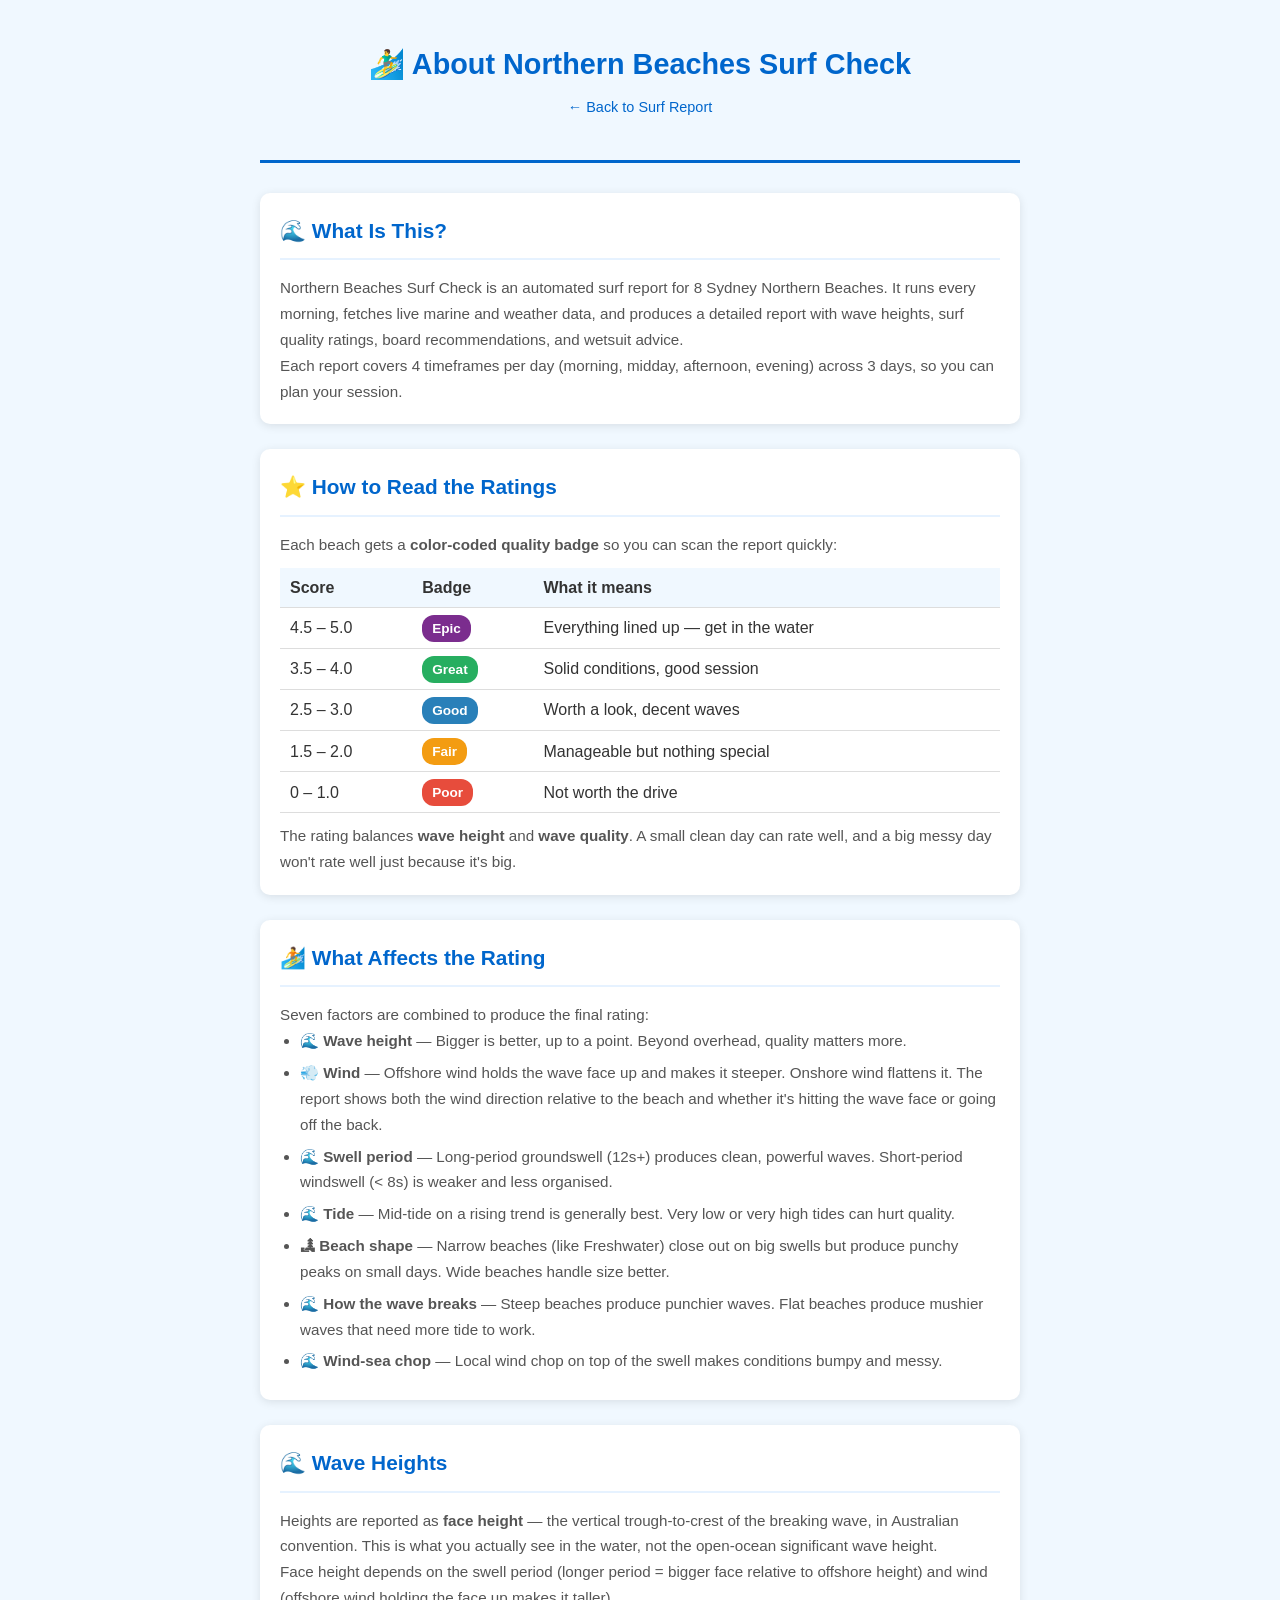
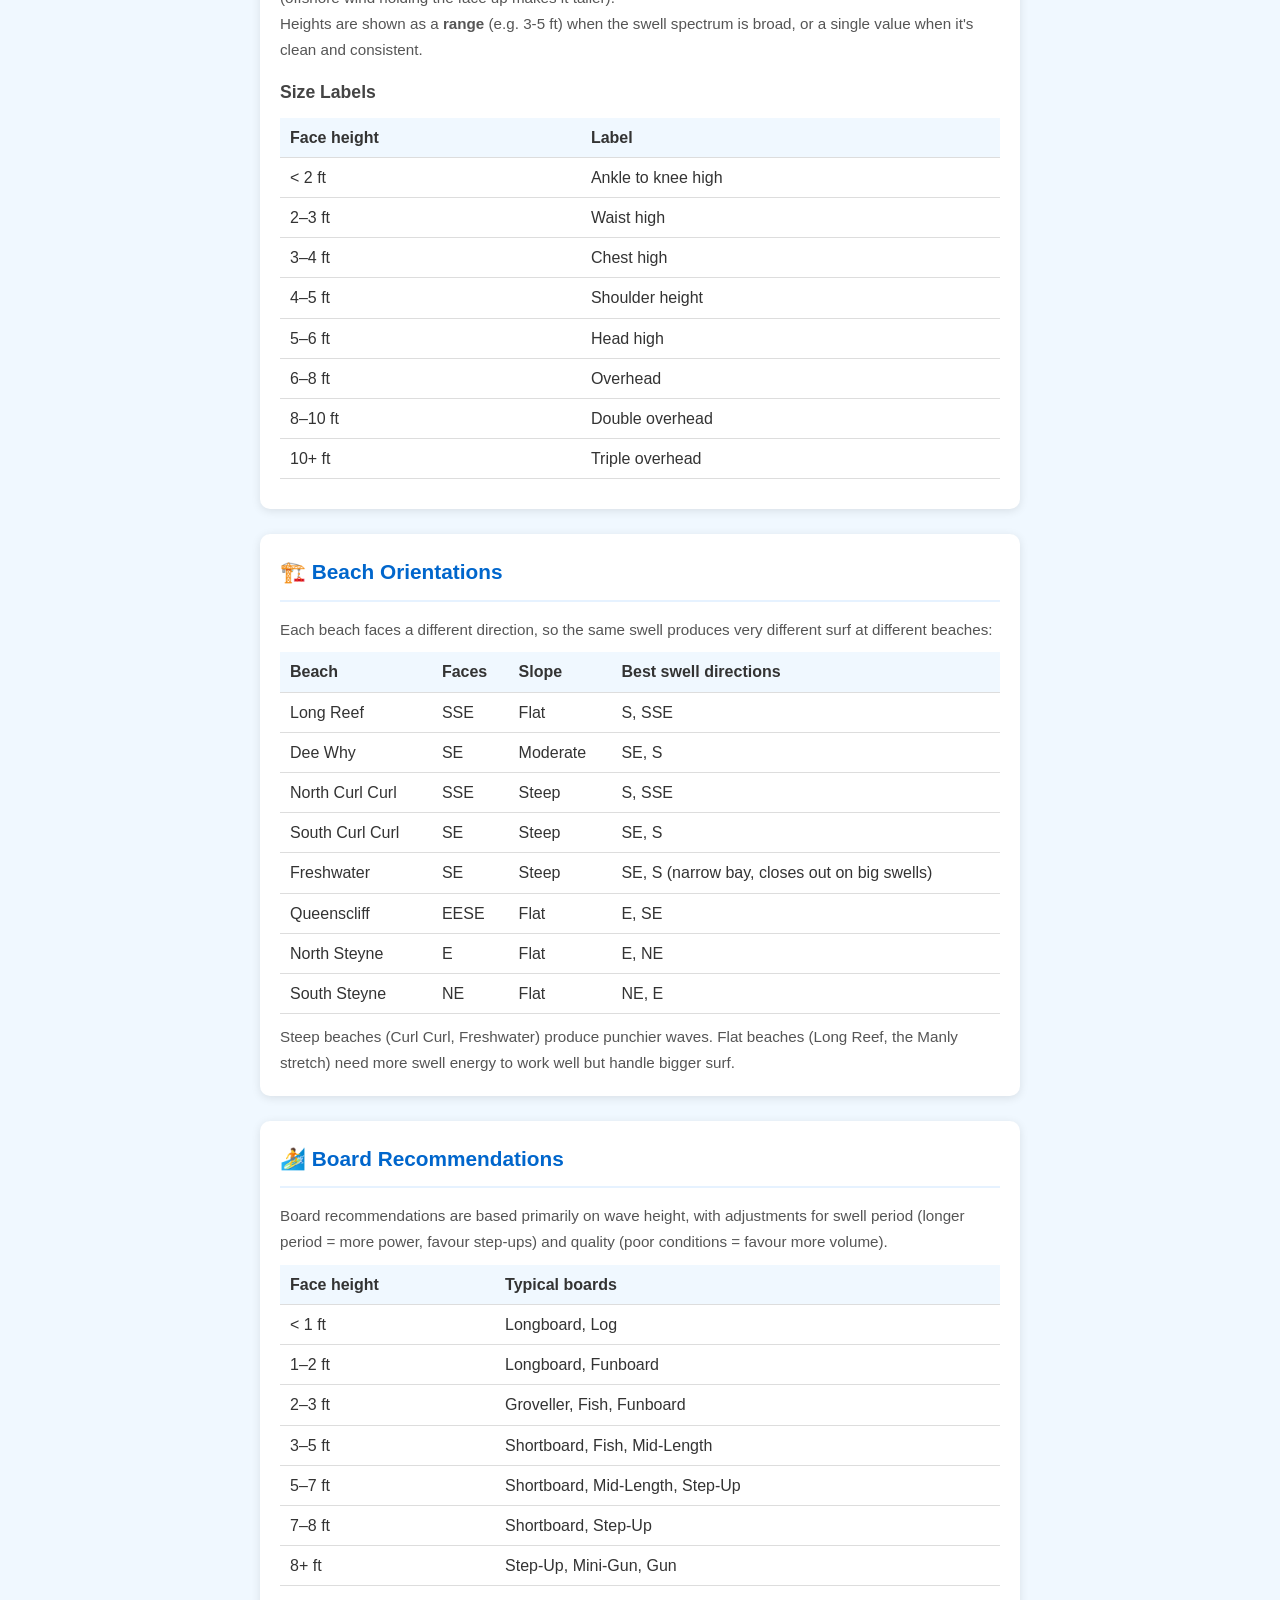
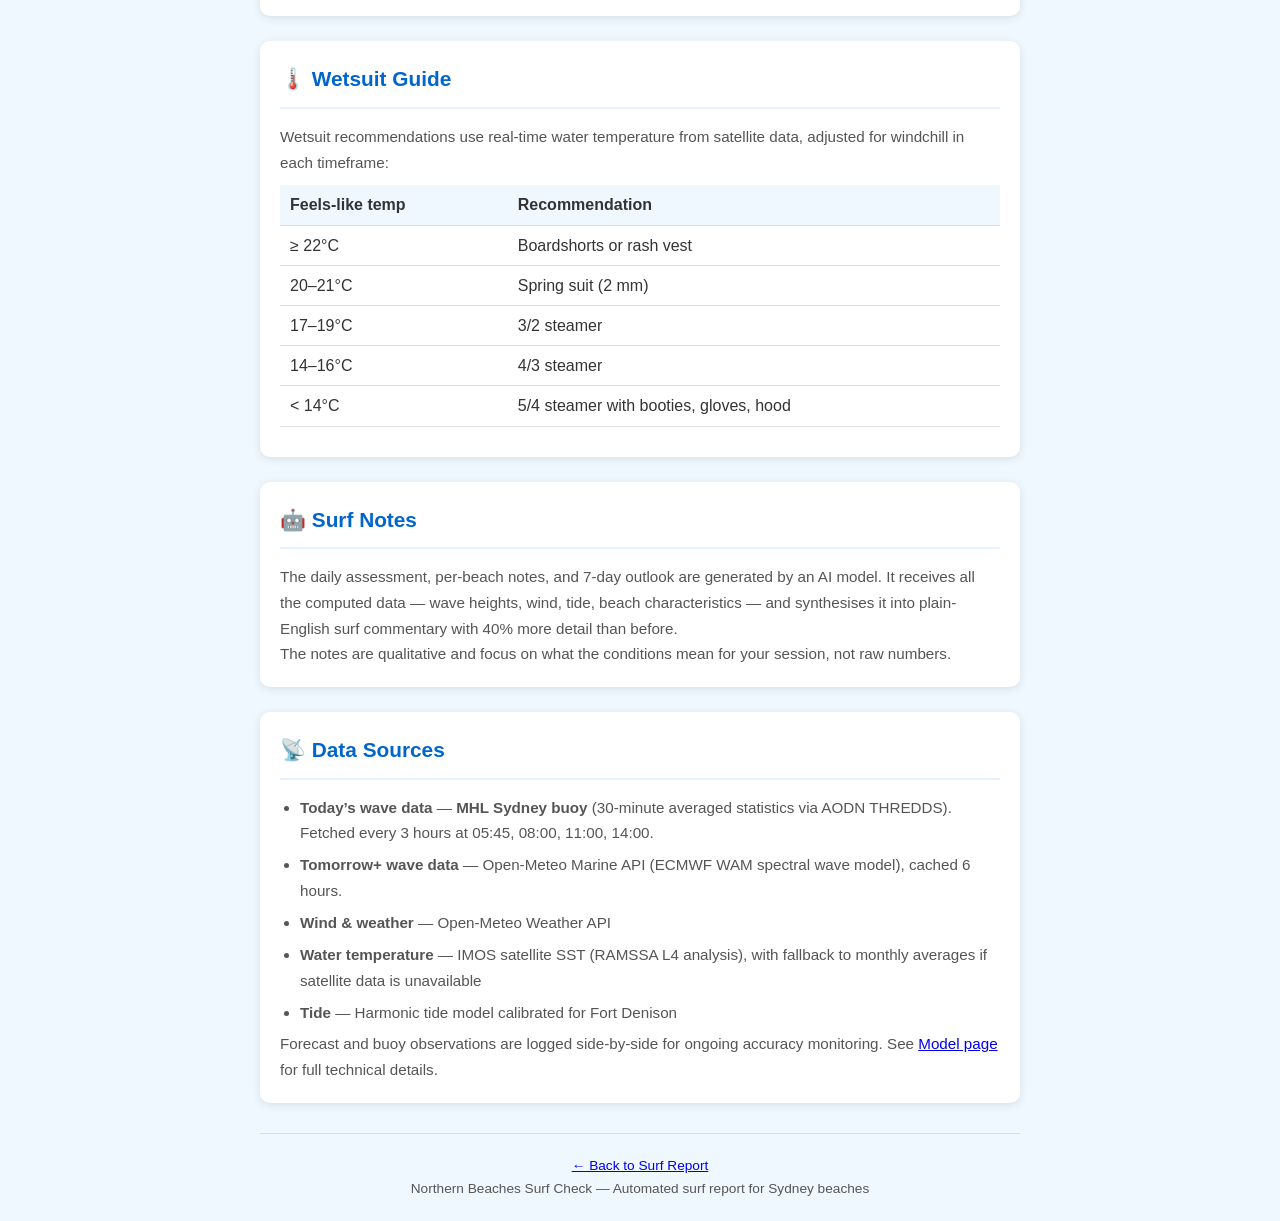
<file: about.html>
<!DOCTYPE html>
<html lang="en">
<head>
    <meta charset="UTF-8">
    <meta name="viewport" content="width=device-width, initial-scale=1.0">
    <title>About - Northern Beaches Surf Check</title>
    <style>
        * { margin: 0; padding: 0; box-sizing: border-box; }
        body {
            font-family: -apple-system, BlinkMacSystemFont, 'Segoe UI', Roboto, sans-serif;
            line-height: 1.7;
            color: #333;
            max-width: 800px;
            margin: 0 auto;
            padding: 20px;
            background-color: #f0f8ff;
        }
        header {
            text-align: center;
            padding: 20px 0;
            border-bottom: 3px solid #0066cc;
            margin-bottom: 30px;
        }
        h1 { color: #0066cc; font-size: 1.8em; margin-bottom: 5px; }
        .back-link { margin-bottom: 20px; }
        .back-link a { color: #0066cc; text-decoration: none; font-size: 0.95em; }
        .back-link a:hover { text-decoration: underline; }
        section {
            background: white;
            margin-bottom: 25px;
            padding: 20px;
            border-radius: 10px;
            box-shadow: 0 2px 10px rgba(0,0,0,0.1);
        }
        h2 {
            color: #0066cc;
            border-bottom: 2px solid #e6f2ff;
            padding-bottom: 10px;
            margin-bottom: 15px;
            font-size: 1.3em;
        }
        h3 {
            color: #444;
            margin-top: 15px;
            margin-bottom: 8px;
            font-size: 1.1em;
        }
        p, li { font-size: 0.95em; color: #555; }
        ul, ol { padding-left: 20px; }
        li { margin-bottom: 6px; }
        table { width: 100%; border-collapse: collapse; margin: 10px 0; }
        th, td { text-align: left; padding: 6px 10px; border-bottom: 1px solid #ddd; }
        th { background: #f0f8ff; font-weight: 600; }
        .footer {
            text-align: center;
            margin-top: 30px;
            padding-top: 20px;
            border-top: 1px solid #ddd;
            color: #666;
            font-size: 0.9em;
        }
        .badge { display: inline-block; padding: 2px 10px; border-radius: 12px; color: #fff; font-size: 0.85em; font-weight: 600; }
        @media (max-width: 600px) {
            h1 { font-size: 1.4em; }
            section { padding: 15px; }
        }
    </style>
</head>
<body>
    <header>
        <h1>&#x1F3C4;&#x200D;&#x2642;&#xFE0F; About Northern Beaches Surf Check</h1>
        <p class="back-link"><a href="./index.html">&larr; Back to Surf Report</a></p>
    </header>

    <section>
        <h2>&#x1F30A; What Is This?</h2>
        <p>Northern Beaches Surf Check is an automated surf report for 8 Sydney Northern Beaches. It runs every morning, fetches live marine and weather data, and produces a detailed report with wave heights, surf quality ratings, board recommendations, and wetsuit advice.</p>
        <p>Each report covers 4 timeframes per day (morning, midday, afternoon, evening) across 3 days, so you can plan your session.</p>
    </section>

    <section>
        <h2>&#x2B50; How to Read the Ratings</h2>
        <p>Each beach gets a <strong>color-coded quality badge</strong> so you can scan the report quickly:</p>
        <table>
            <tr><th>Score</th><th>Badge</th><th>What it means</th></tr>
            <tr><td>4.5 &ndash; 5.0</td><td><span class="badge" style="background:#7b2d8e;">Epic</span></td><td>Everything lined up &mdash; get in the water</td></tr>
            <tr><td>3.5 &ndash; 4.0</td><td><span class="badge" style="background:#27ae60;">Great</span></td><td>Solid conditions, good session</td></tr>
            <tr><td>2.5 &ndash; 3.0</td><td><span class="badge" style="background:#2980b9;">Good</span></td><td>Worth a look, decent waves</td></tr>
            <tr><td>1.5 &ndash; 2.0</td><td><span class="badge" style="background:#f39c12;">Fair</span></td><td>Manageable but nothing special</td></tr>
            <tr><td>0 &ndash; 1.0</td><td><span class="badge" style="background:#e74c3c;">Poor</span></td><td>Not worth the drive</td></tr>
        </table>
        <p>The rating balances <strong>wave height</strong> and <strong>wave quality</strong>. A small clean day can rate well, and a big messy day won't rate well just because it's big.</p>
    </section>

    <section>
        <h2>&#x1F3C4; What Affects the Rating</h2>
        <p>Seven factors are combined to produce the final rating:</p>
        <ul>
            <li><strong>&#x1F30A; Wave height</strong> &mdash; Bigger is better, up to a point. Beyond overhead, quality matters more.</li>
            <li><strong>&#x1F4A8; Wind</strong> &mdash; Offshore wind holds the wave face up and makes it steeper. Onshore wind flattens it. The report shows both the wind direction relative to the beach and whether it's hitting the wave face or going off the back.</li>
            <li><strong>&#x1F30A; Swell period</strong> &mdash; Long-period groundswell (12s+) produces clean, powerful waves. Short-period windswell (&lt; 8s) is weaker and less organised.</li>
            <li><strong>&#x1F30A; Tide</strong> &mdash; Mid-tide on a rising trend is generally best. Very low or very high tides can hurt quality.</li>
            <li><strong>&#x1F3DE; Beach shape</strong> &mdash; Narrow beaches (like Freshwater) close out on big swells but produce punchy peaks on small days. Wide beaches handle size better.</li>
            <li><strong>&#x1F30A; How the wave breaks</strong> &mdash; Steep beaches produce punchier waves. Flat beaches produce mushier waves that need more tide to work.</li>
            <li><strong>&#x1F30A; Wind-sea chop</strong> &mdash; Local wind chop on top of the swell makes conditions bumpy and messy.</li>
        </ul>
    </section>

    <section>
        <h2>&#x1F30A; Wave Heights</h2>
        <p>Heights are reported as <strong>face height</strong> &mdash; the vertical trough-to-crest of the breaking wave, in Australian convention. This is what you actually see in the water, not the open-ocean significant wave height.</p>
        <p>Face height depends on the swell period (longer period = bigger face relative to offshore height) and wind (offshore wind holding the face up makes it taller).</p>
        <p>Heights are shown as a <strong>range</strong> (e.g. 3-5 ft) when the swell spectrum is broad, or a single value when it's clean and consistent.</p>

        <h3>Size Labels</h3>
        <table>
            <tr><th>Face height</th><th>Label</th></tr>
            <tr><td>&lt; 2 ft</td><td>Ankle to knee high</td></tr>
            <tr><td>2&ndash;3 ft</td><td>Waist high</td></tr>
            <tr><td>3&ndash;4 ft</td><td>Chest high</td></tr>
            <tr><td>4&ndash;5 ft</td><td>Shoulder height</td></tr>
            <tr><td>5&ndash;6 ft</td><td>Head high</td></tr>
            <tr><td>6&ndash;8 ft</td><td>Overhead</td></tr>
            <tr><td>8&ndash;10 ft</td><td>Double overhead</td></tr>
            <tr><td>10+ ft</td><td>Triple overhead</td></tr>
        </table>
    </section>

    <section>
        <h2>&#x1F3D7;&#xFE0F; Beach Orientations</h2>
        <p>Each beach faces a different direction, so the same swell produces very different surf at different beaches:</p>
        <table>
            <tr><th>Beach</th><th>Faces</th><th>Slope</th><th>Best swell directions</th></tr>
            <tr><td>Long Reef</td><td>SSE</td><td>Flat</td><td>S, SSE</td></tr>
            <tr><td>Dee Why</td><td>SE</td><td>Moderate</td><td>SE, S</td></tr>
            <tr><td>North Curl Curl</td><td>SSE</td><td>Steep</td><td>S, SSE</td></tr>
            <tr><td>South Curl Curl</td><td>SE</td><td>Steep</td><td>SE, S</td></tr>
            <tr><td>Freshwater</td><td>SE</td><td>Steep</td><td>SE, S (narrow bay, closes out on big swells)</td></tr>
            <tr><td>Queenscliff</td><td>EESE</td><td>Flat</td><td>E, SE</td></tr>
            <tr><td>North Steyne</td><td>E</td><td>Flat</td><td>E, NE</td></tr>
            <tr><td>South Steyne</td><td>NE</td><td>Flat</td><td>NE, E</td></tr>
        </table>
        <p>Steep beaches (Curl Curl, Freshwater) produce punchier waves. Flat beaches (Long Reef, the Manly stretch) need more swell energy to work well but handle bigger surf.</p>
    </section>

    <section>
        <h2>&#x1F3C4; Board Recommendations</h2>
        <p>Board recommendations are based primarily on wave height, with adjustments for swell period (longer period = more power, favour step-ups) and quality (poor conditions = favour more volume).</p>
        <table>
            <tr><th>Face height</th><th>Typical boards</th></tr>
            <tr><td>&lt; 1 ft</td><td>Longboard, Log</td></tr>
            <tr><td>1&ndash;2 ft</td><td>Longboard, Funboard</td></tr>
            <tr><td>2&ndash;3 ft</td><td>Groveller, Fish, Funboard</td></tr>
            <tr><td>3&ndash;5 ft</td><td>Shortboard, Fish, Mid-Length</td></tr>
            <tr><td>5&ndash;7 ft</td><td>Shortboard, Mid-Length, Step-Up</td></tr>
            <tr><td>7&ndash;8 ft</td><td>Shortboard, Step-Up</td></tr>
            <tr><td>8+ ft</td><td>Step-Up, Mini-Gun, Gun</td></tr>
        </table>
    </section>

    <section>
        <h2>&#x1F321;&#xFE0F; Wetsuit Guide</h2>
        <p>Wetsuit recommendations use real-time water temperature from satellite data, adjusted for windchill in each timeframe:</p>
        <table>
            <tr><th>Feels-like temp</th><th>Recommendation</th></tr>
            <tr><td>&ge; 22&deg;C</td><td>Boardshorts or rash vest</td></tr>
            <tr><td>20&ndash;21&deg;C</td><td>Spring suit (2 mm)</td></tr>
            <tr><td>17&ndash;19&deg;C</td><td>3/2 steamer</td></tr>
            <tr><td>14&ndash;16&deg;C</td><td>4/3 steamer</td></tr>
            <tr><td>&lt; 14&deg;C</td><td>5/4 steamer with booties, gloves, hood</td></tr>
        </table>
    </section>

    <section>
        <h2>&#x1F916; Surf Notes</h2>
        <p>The daily assessment, per-beach notes, and 7-day outlook are generated by an AI model. It receives all the computed data &mdash; wave heights, wind, tide, beach characteristics &mdash; and synthesises it into plain-English surf commentary with 40% more detail than before.</p>
        <p>The notes are qualitative and focus on what the conditions mean for your session, not raw numbers.</p>
    </section>

    <section>
        <h2>&#x1F4E1; Data Sources</h2>
        <ul>
            <li><strong>Today&rsquo;s wave data</strong> &mdash; <strong>MHL Sydney buoy</strong> (30-minute averaged statistics via AODN THREDDS). Fetched every 3 hours at 05:45, 08:00, 11:00, 14:00.</li>
            <li><strong>Tomorrow+ wave data</strong> &mdash; Open-Meteo Marine API (ECMWF WAM spectral wave model), cached 6 hours.</li>
            <li><strong>Wind & weather</strong> &mdash; Open-Meteo Weather API</li>
            <li><strong>Water temperature</strong> &mdash; IMOS satellite SST (RAMSSA L4 analysis), with fallback to monthly averages if satellite data is unavailable</li>
            <li><strong>Tide</strong> &mdash; Harmonic tide model calibrated for Fort Denison</li>
        </ul>
        <p>Forecast and buoy observations are logged side-by-side for ongoing accuracy monitoring. See <a href="./model.html">Model page</a> for full technical details.</p>
    </section>

    <div class="footer">
        <p><a href="./index.html">&larr; Back to Surf Report</a></p>
        <p>Northern Beaches Surf Check &mdash; Automated surf report for Sydney beaches</p>
    </div>
</body>
</html>
</file>
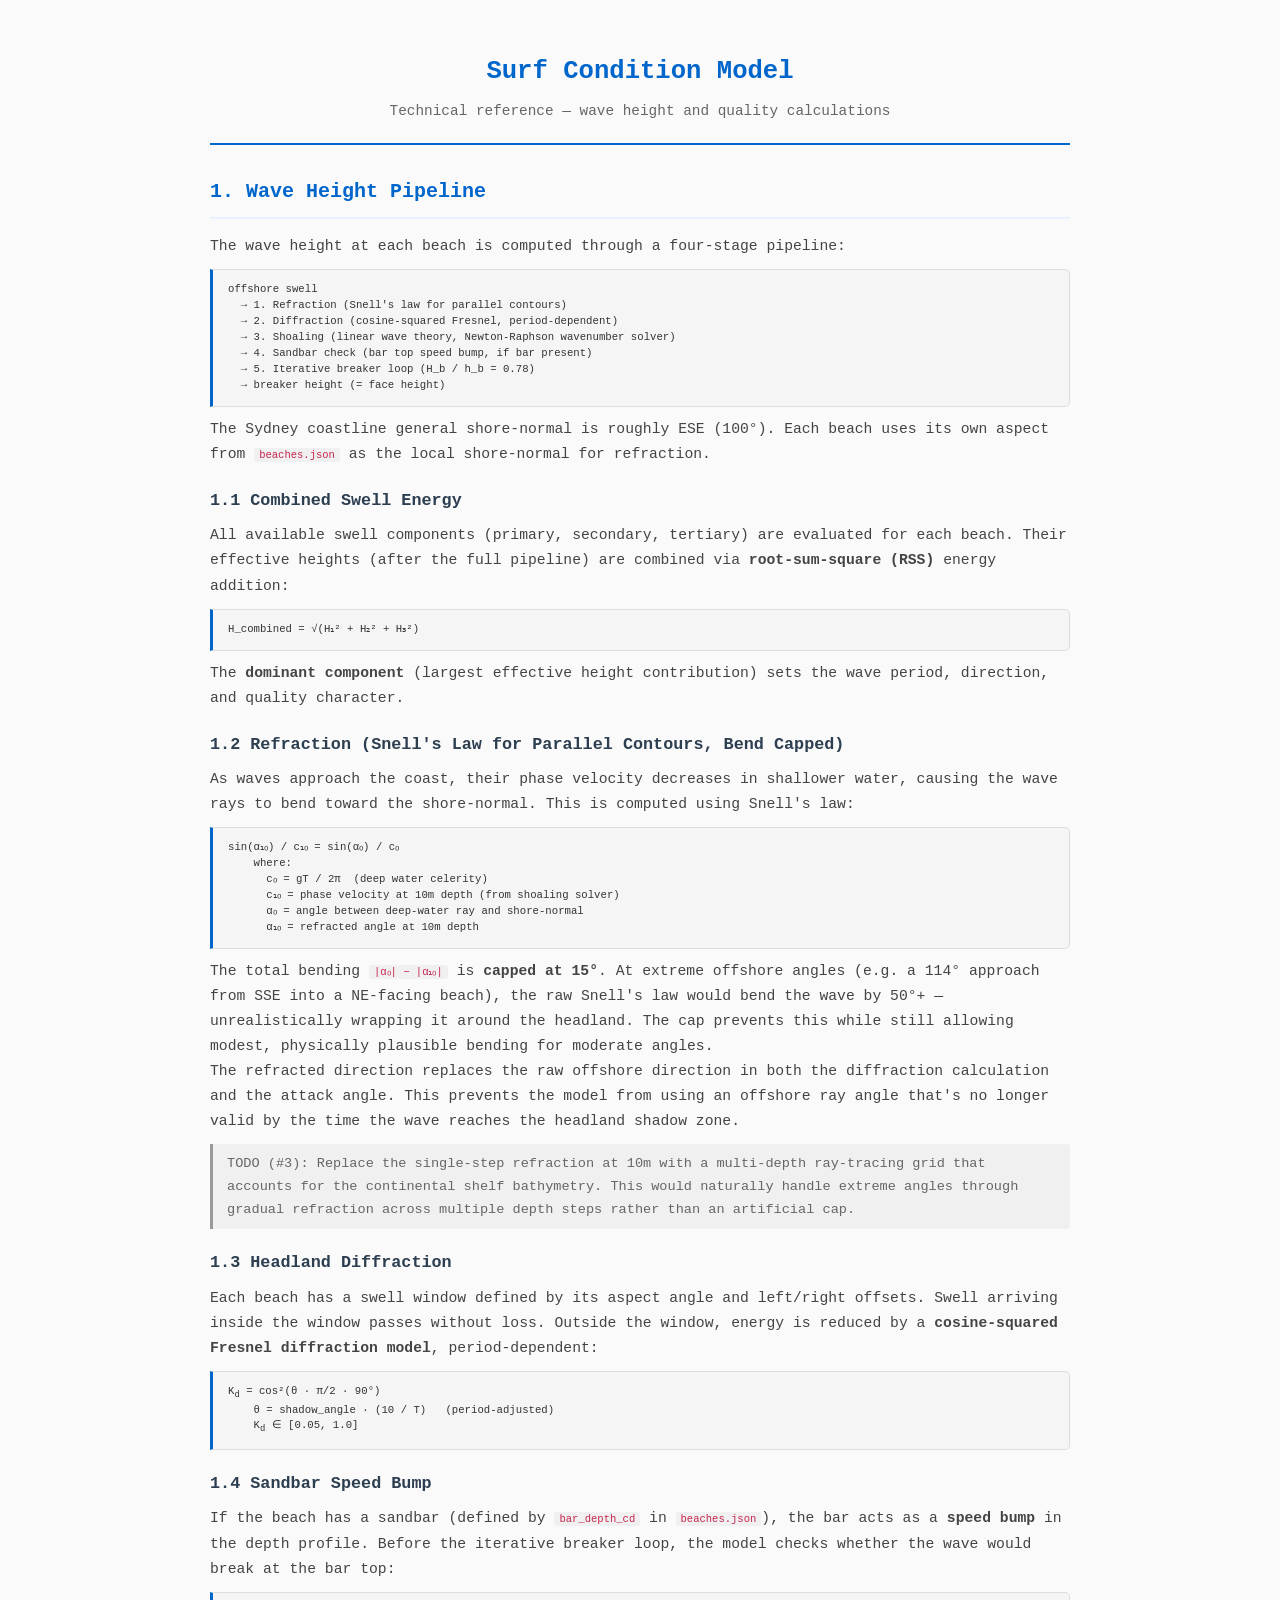
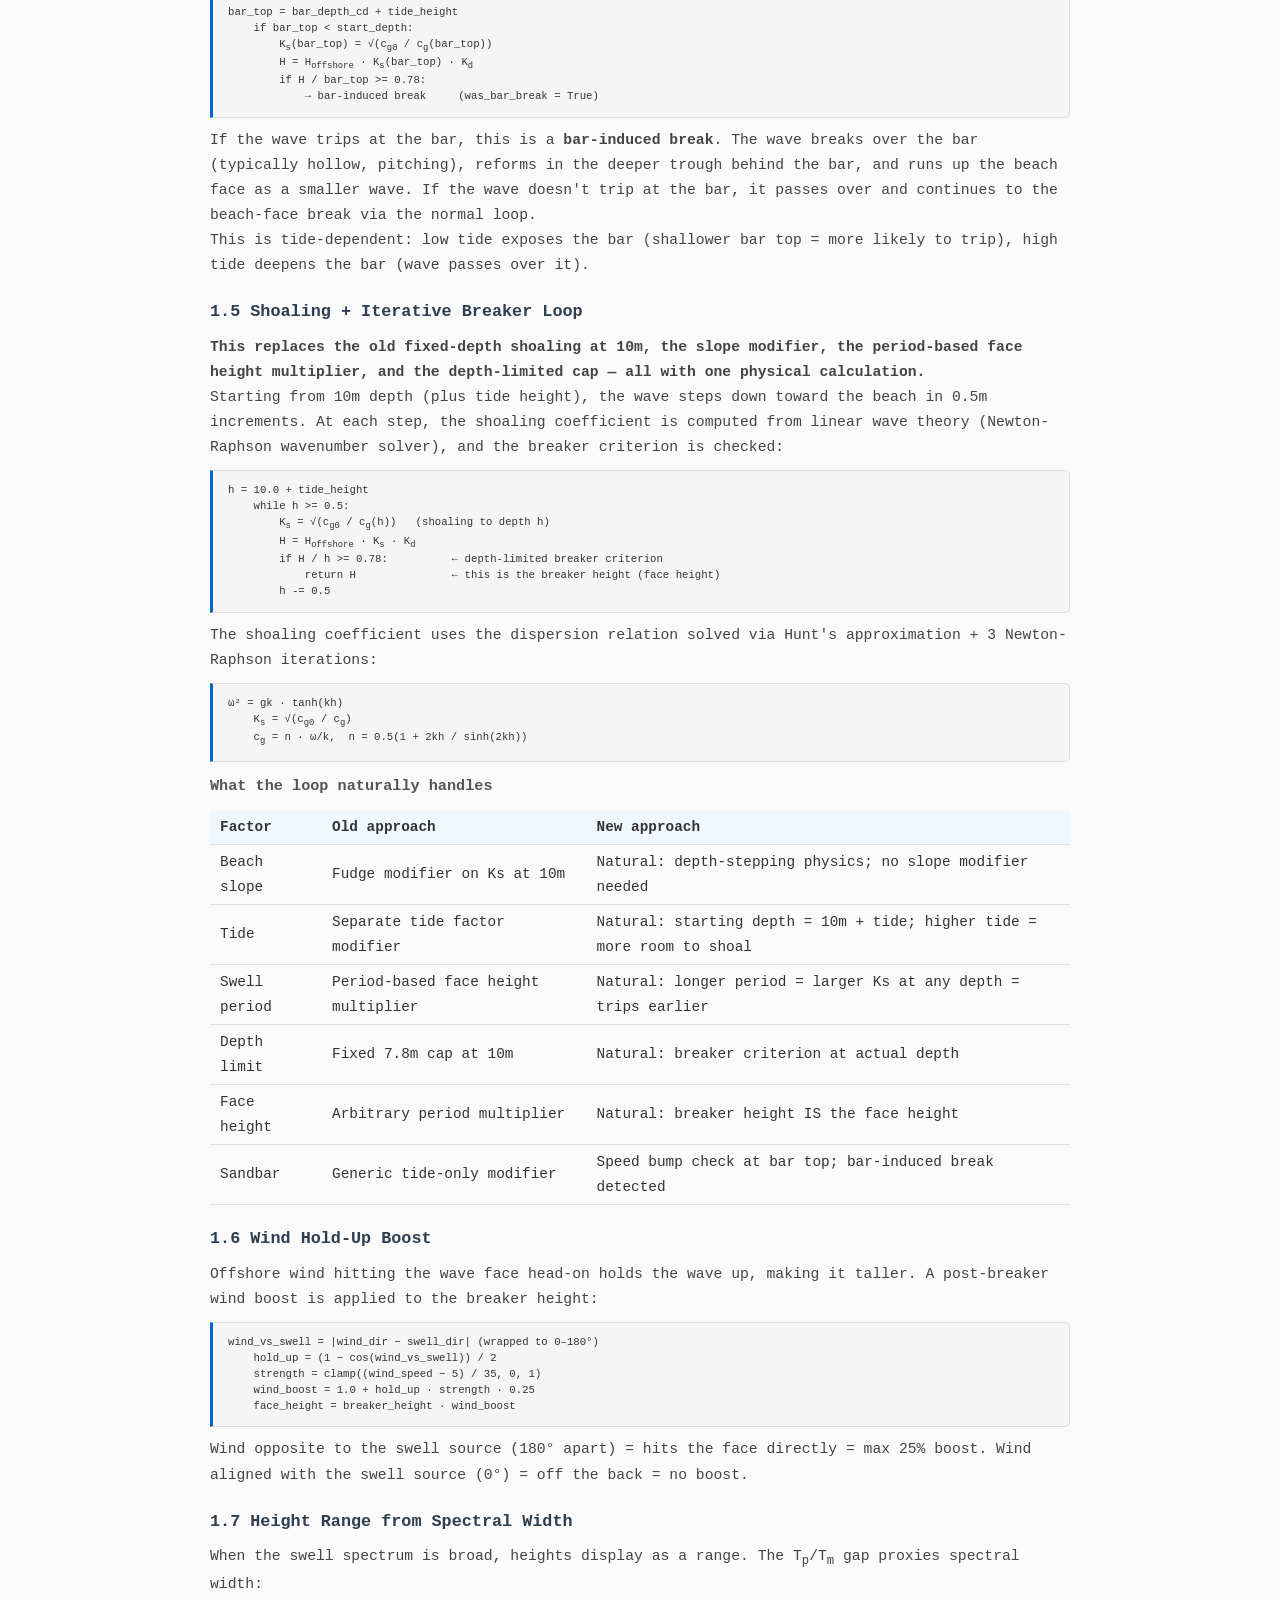
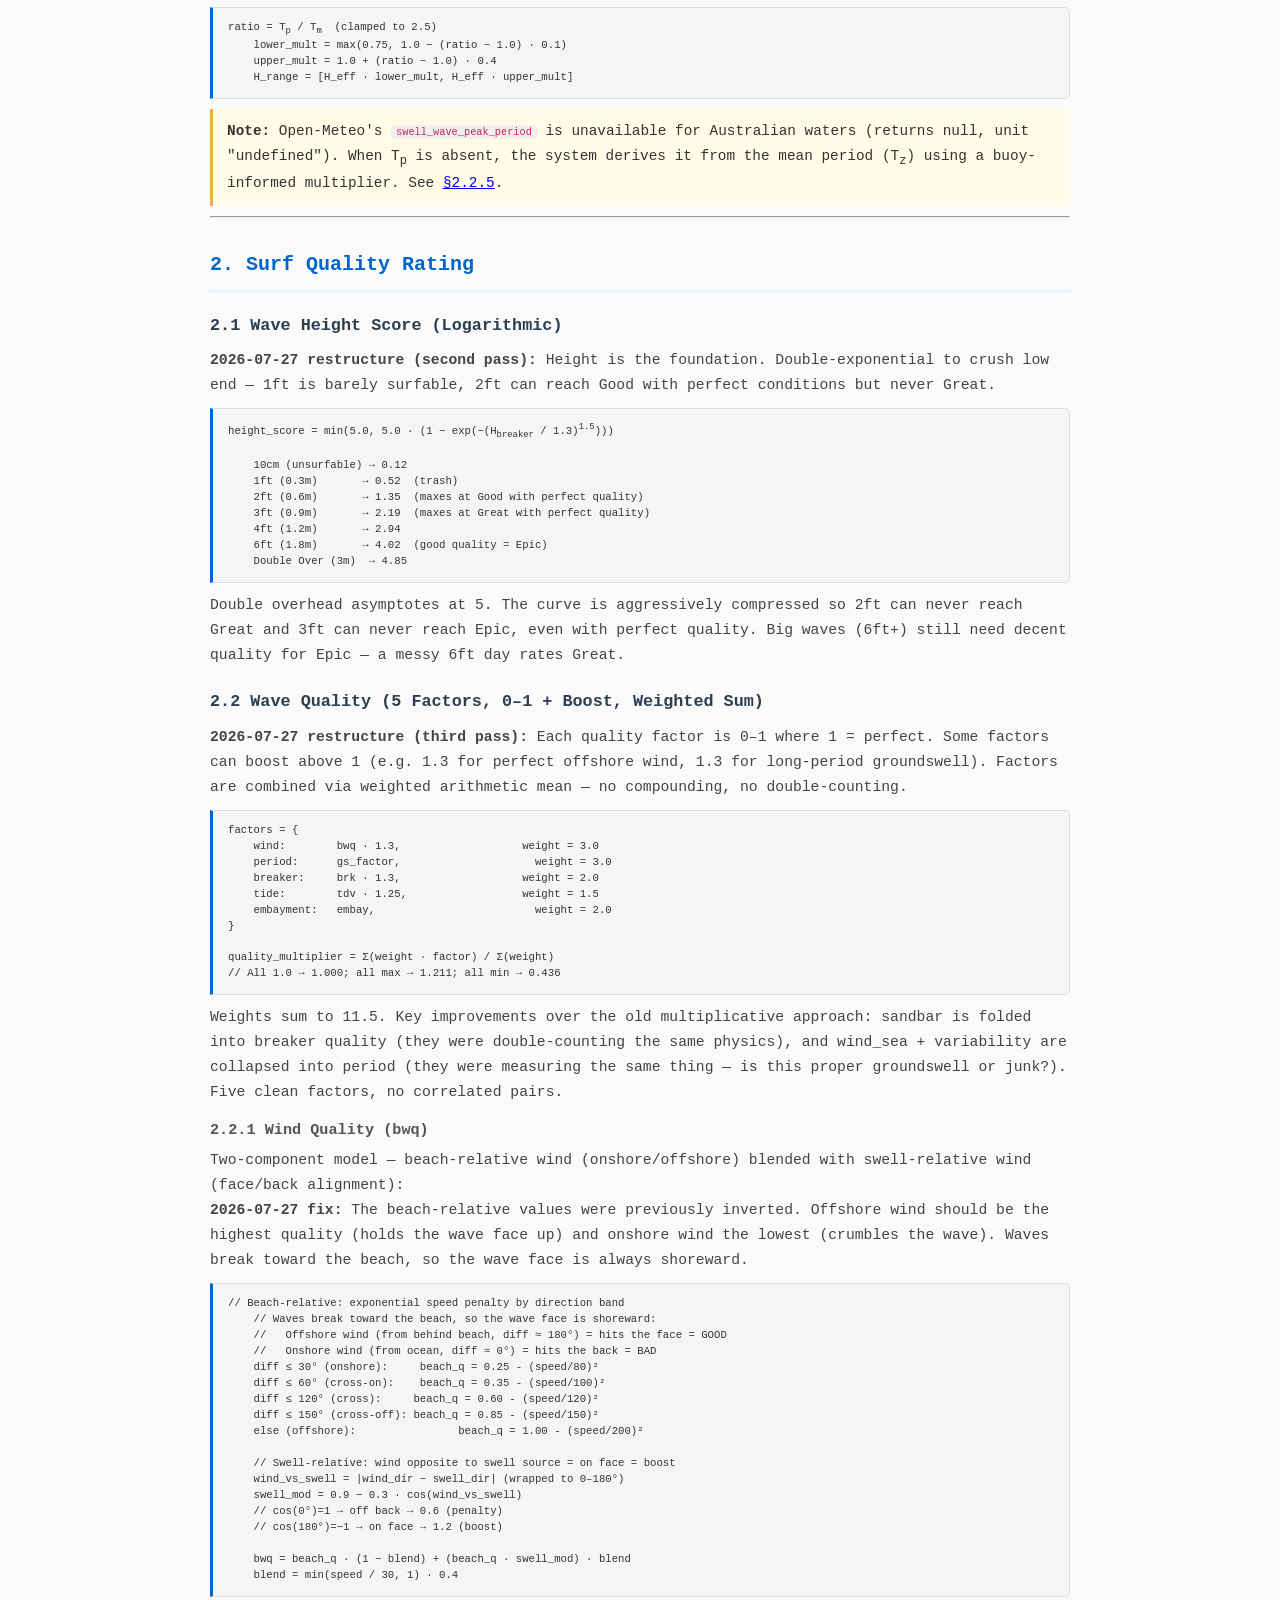
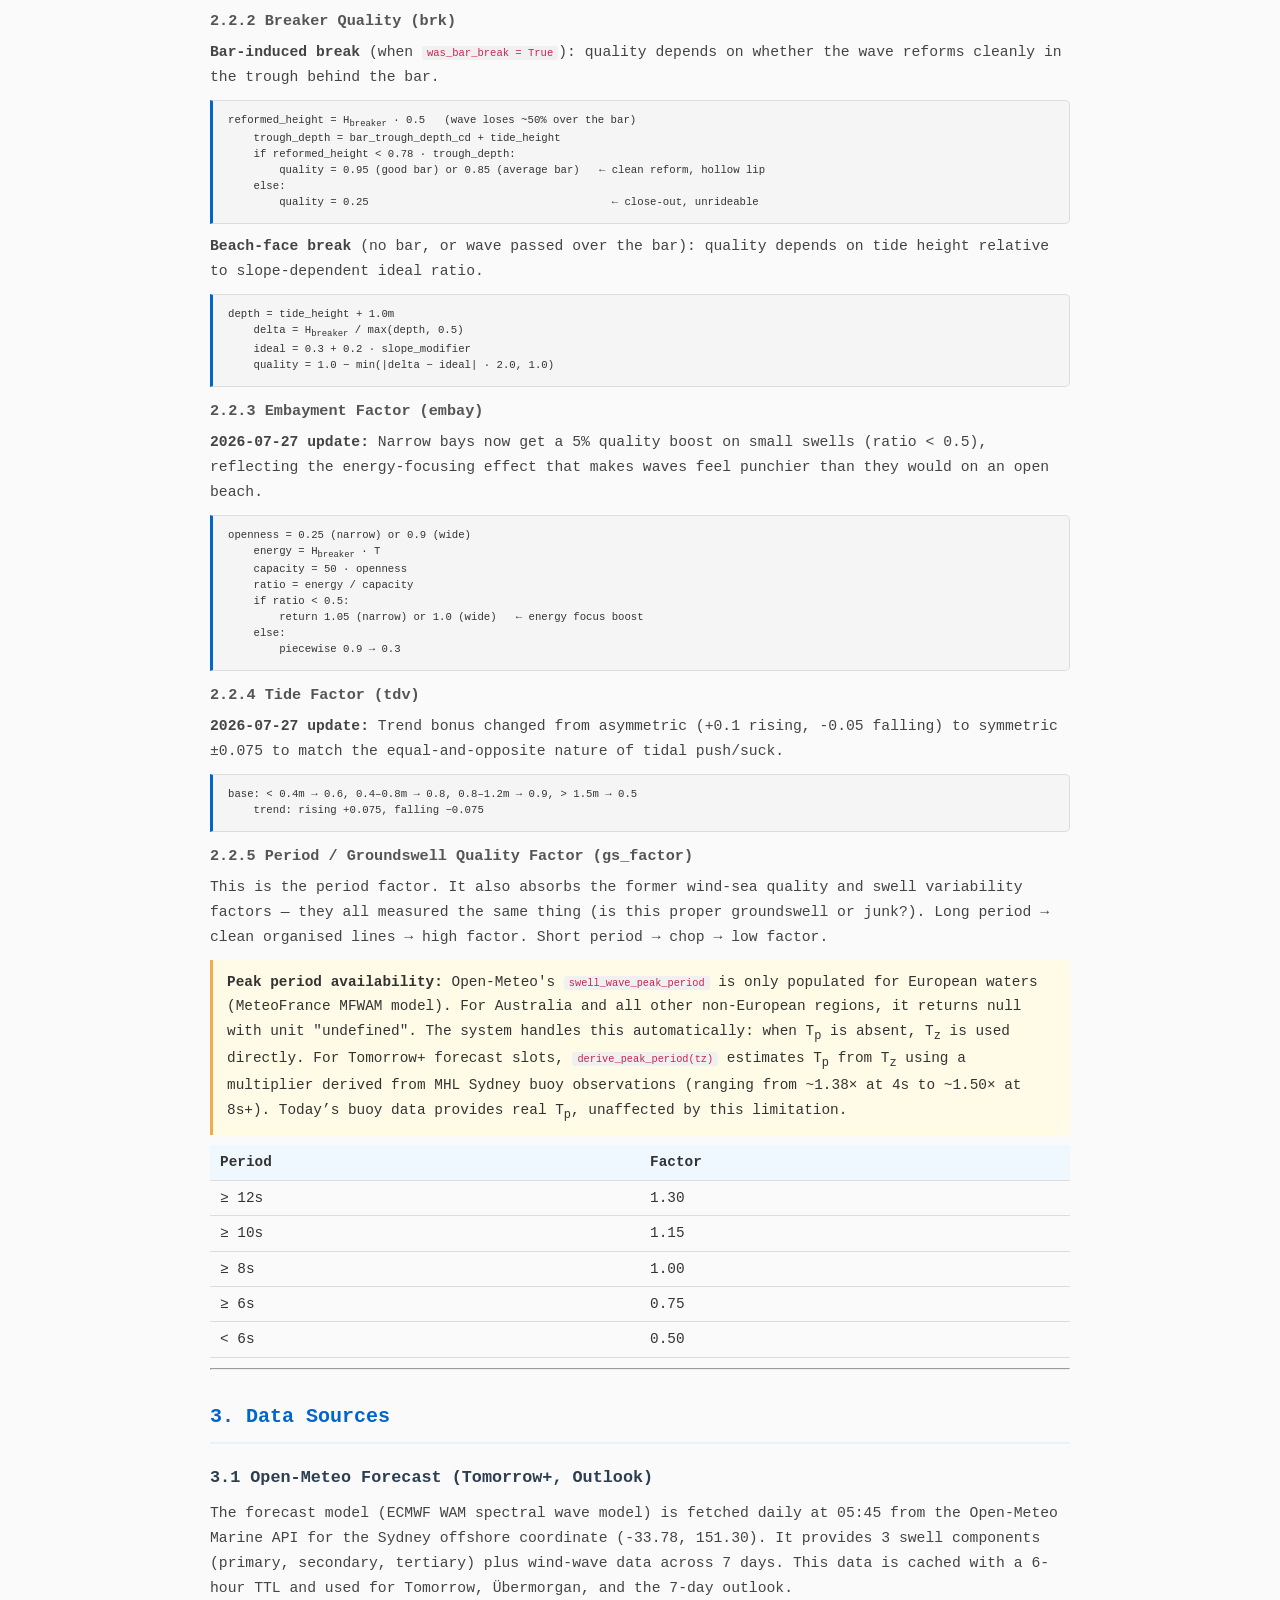
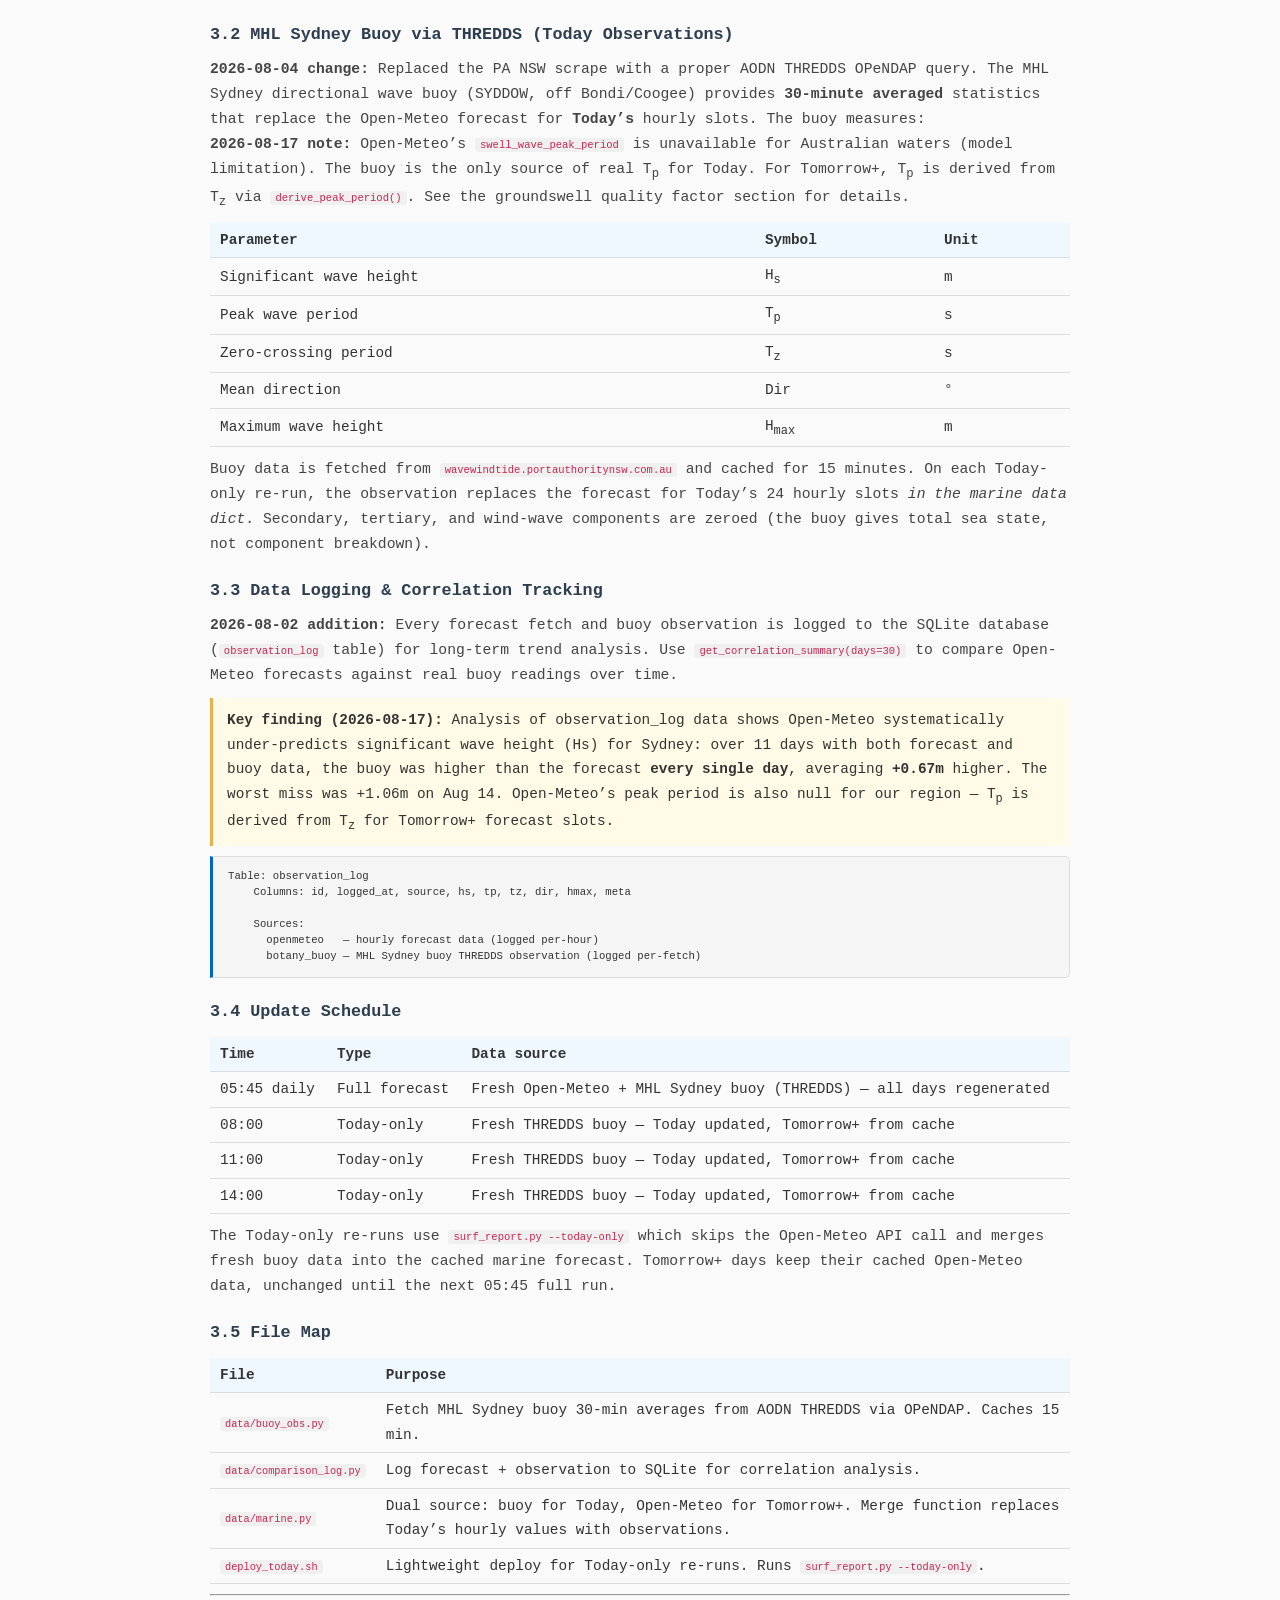
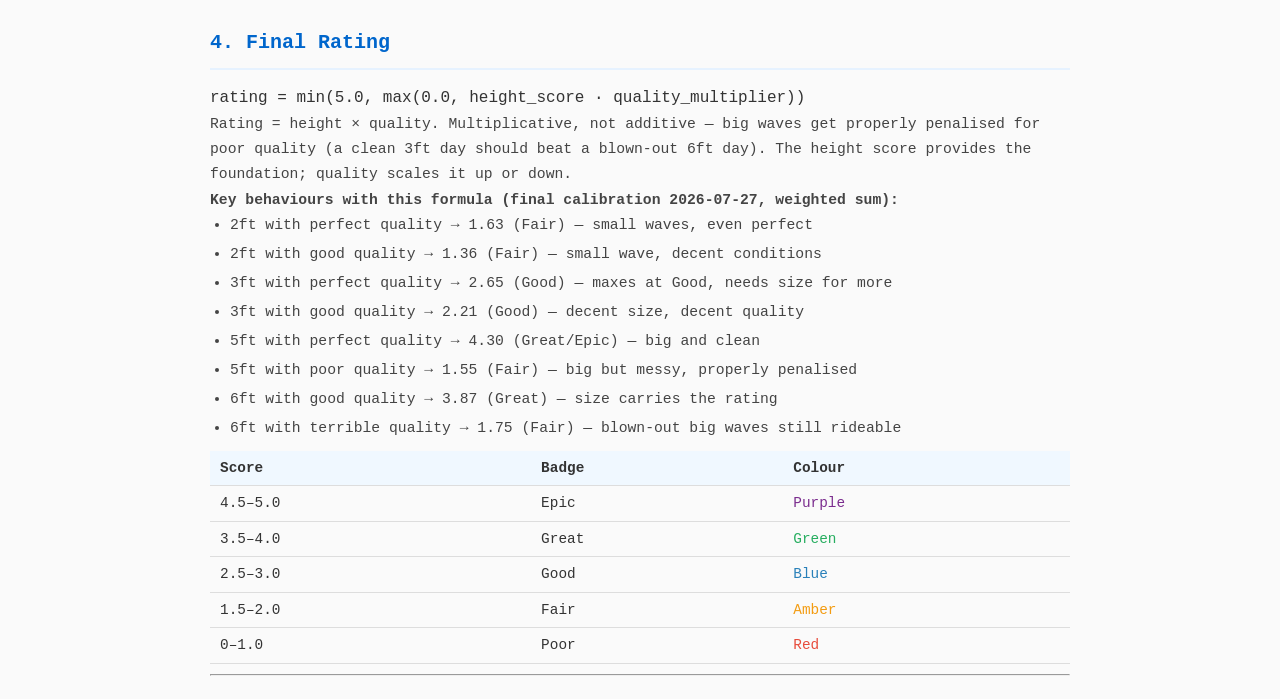
<file: model.html>
<!DOCTYPE html>
<html lang="en">
<head>
    <meta charset="UTF-8">
    <meta name="viewport" content="width=device-width, initial-scale=1.0">
    <title>Surf Model — Northern Beaches Surf Check</title>
    <style>
        * { margin: 0; padding: 0; box-sizing: border-box; }
        body {
            font-family: -apple-system, BlinkMacSystemFont, 'Segoe UI', Roboto, 'SF Mono', Consolas, monospace;
            line-height: 1.7;
            color: #333;
            max-width: 900px;
            margin: 0 auto;
            padding: 20px;
            background: #fafafa;
        }
        header { text-align: center; padding: 30px 0 20px; border-bottom: 2px solid #0066cc; margin-bottom: 30px; }
        h1 { color: #0066cc; font-size: 1.6em; }
        .subtitle { color: #666; font-size: 0.9em; margin-top: 5px; }
        h2 { color: #0066cc; border-bottom: 2px solid #e6f2ff; padding-bottom: 8px; margin: 30px 0 15px; font-size: 1.25em; }
        h3 { color: #2c3e50; margin: 20px 0 8px; font-size: 1.05em; }
        h4 { color: #555; margin: 12px 0 5px; font-size: 0.95em; }
        p, li { font-size: 0.92em; color: #444; }
        ul, ol { padding-left: 20px; }
        li { margin-bottom: 4px; }
        code { background: #f0f0f0; padding: 1px 5px; border-radius: 3px; font-size: 0.88em; color: #c7254e; }
        pre {
            background: #f5f5f5; border: 1px solid #ddd; border-left: 3px solid #0066cc;
            padding: 12px 15px; border-radius: 0 5px 5px 0; overflow-x: auto;
            font-size: 0.82em; line-height: 1.5; margin: 10px 0;
        }
        table { width: 100%; border-collapse: collapse; margin: 10px 0; font-size: 0.9em; }
        th, td { text-align: left; padding: 5px 10px; border-bottom: 1px solid #ddd; }
        th { background: #f0f8ff; font-weight: 600; }
        .note { background: #fffbe6; border-left: 3px solid #f0ad4e; padding: 10px 14px; margin: 10px 0; border-radius: 0 4px 4px 0; font-size: 0.9em; }
        .todo-box { background: #f0f0f0; border-left: 3px solid #999; padding: 8px 14px; margin: 10px 0; border-radius: 0 4px 4px 0; font-size: 0.85em; color: #666; }
        @media (max-width: 600px) { h1 { font-size: 1.3em; } body { padding: 12px; } }
    </style>
</head>
<body>
    <header>
        <h1>Surf Condition Model</h1>
        <p class="subtitle">Technical reference &mdash; wave height and quality calculations</p>
    </header>

    <h2>1. Wave Height Pipeline</h2>
    <p>The wave height at each beach is computed through a four-stage pipeline:</p>
    <pre>offshore swell
  &rarr; 1. Refraction (Snell's law for parallel contours)
  &rarr; 2. Diffraction (cosine-squared Fresnel, period-dependent)
  &rarr; 3. Shoaling (linear wave theory, Newton-Raphson wavenumber solver)
  &rarr; 4. Sandbar check (bar top speed bump, if bar present)
  &rarr; 5. Iterative breaker loop (H_b / h_b = 0.78)
  &rarr; breaker height (= face height)</pre>
    <p>The Sydney coastline general shore-normal is roughly ESE (100&deg;). Each beach uses its own aspect from <code>beaches.json</code> as the local shore-normal for refraction.</p>

    <h3>1.1 Combined Swell Energy</h3>
    <p>All available swell components (primary, secondary, tertiary) are evaluated for each beach. Their effective heights (after the full pipeline) are combined via <strong>root-sum-square (RSS)</strong> energy addition:</p>
    <pre>H_combined = &radic;(H&#x2081;&sup2; + H&#x2082;&sup2; + H&#x2083;&sup2;)</pre>
    <p>The <strong>dominant component</strong> (largest effective height contribution) sets the wave period, direction, and quality character.</p>

    <h3>1.2 Refraction (Snell's Law for Parallel Contours, Bend Capped)</h3>
    <p>As waves approach the coast, their phase velocity decreases in shallower water, causing the wave rays to bend toward the shore-normal. This is computed using Snell's law:</p>
    <pre>sin(&alpha;&#x2081;&#x2080;) / c&#x2081;&#x2080; = sin(&alpha;&#x2080;) / c&#x2080;
    where:
      c&#x2080; = gT / 2&pi;  (deep water celerity)
      c&#x2081;&#x2080; = phase velocity at 10m depth (from shoaling solver)
      &alpha;&#x2080; = angle between deep-water ray and shore-normal
      &alpha;&#x2081;&#x2080; = refracted angle at 10m depth</pre>
    <p>The total bending <code>|&alpha;&#x2080;| &minus; |&alpha;&#x2081;&#x2080;|</code> is <strong>capped at 15&deg;</strong>. At extreme offshore angles (e.g. a 114&deg; approach from SSE into a NE-facing beach), the raw Snell's law would bend the wave by 50&deg;+ &mdash; unrealistically wrapping it around the headland. The cap prevents this while still allowing modest, physically plausible bending for moderate angles.</p>
    <p>The refracted direction replaces the raw offshore direction in both the diffraction calculation and the attack angle. This prevents the model from using an offshore ray angle that's no longer valid by the time the wave reaches the headland shadow zone.</p>
    <p class="todo-box">TODO (#3): Replace the single-step refraction at 10m with a multi-depth ray-tracing grid that accounts for the continental shelf bathymetry. This would naturally handle extreme angles through gradual refraction across multiple depth steps rather than an artificial cap.</p>

    <h3>1.3 Headland Diffraction</h3>
    <p>Each beach has a swell window defined by its aspect angle and left/right offsets. Swell arriving inside the window passes without loss. Outside the window, energy is reduced by a <strong>cosine-squared Fresnel diffraction model</strong>, period-dependent:</p>
    <pre>K<sub>d</sub> = cos&sup2;(&theta; &middot; &pi;/2 &middot; 90&deg;)
    &theta; = shadow_angle &middot; (10 / T)   (period-adjusted)
    K<sub>d</sub> &isin; [0.05, 1.0]</pre>

    <h3>1.4 Sandbar Speed Bump</h3>
    <p>If the beach has a sandbar (defined by <code>bar_depth_cd</code> in <code>beaches.json</code>), the bar acts as a <strong>speed bump</strong> in the depth profile. Before the iterative breaker loop, the model checks whether the wave would break at the bar top:</p>
    <pre>bar_top = bar_depth_cd + tide_height
    if bar_top &lt; start_depth:
        K<sub>s</sub>(bar_top) = &radic;(c<sub>g0</sub> / c<sub>g</sub>(bar_top))
        H = H<sub>offshore</sub> &middot; K<sub>s</sub>(bar_top) &middot; K<sub>d</sub>
        if H / bar_top &gt;= 0.78:
            &rarr; bar-induced break     (was_bar_break = True)</pre>
    <p>If the wave trips at the bar, this is a <strong>bar-induced break</strong>. The wave breaks over the bar (typically hollow, pitching), reforms in the deeper trough behind the bar, and runs up the beach face as a smaller wave. If the wave doesn't trip at the bar, it passes over and continues to the beach-face break via the normal loop.</p>
    <p>This is tide-dependent: low tide exposes the bar (shallower bar top = more likely to trip), high tide deepens the bar (wave passes over it).</p>

    <h3>1.5 Shoaling + Iterative Breaker Loop</h3>
    <p><strong>This replaces the old fixed-depth shoaling at 10m, the slope modifier, the period-based face height multiplier, and the depth-limited cap &mdash; all with one physical calculation.</strong></p>
    <p>Starting from 10m depth (plus tide height), the wave steps down toward the beach in 0.5m increments. At each step, the shoaling coefficient is computed from linear wave theory (Newton-Raphson wavenumber solver), and the breaker criterion is checked:</p>
    <pre>h = 10.0 + tide_height
    while h >= 0.5:
        K<sub>s</sub> = &radic;(c<sub>g0</sub> / c<sub>g</sub>(h))   (shoaling to depth h)
        H = H<sub>offshore</sub> &middot; K<sub>s</sub> &middot; K<sub>d</sub>
        if H / h >= 0.78:          &larr; depth-limited breaker criterion
            return H               &larr; this is the breaker height (face height)
        h -= 0.5</pre>
    <p>The shoaling coefficient uses the dispersion relation solved via Hunt's approximation + 3 Newton-Raphson iterations:</p>
    <pre>&omega;&sup2; = gk &middot; tanh(kh)
    K<sub>s</sub> = &radic;(c<sub>g0</sub> / c<sub>g</sub>)
    c<sub>g</sub> = n &middot; &omega;/k,  n = 0.5(1 + 2kh / sinh(2kh))</pre>

    <h4>What the loop naturally handles</h4>
    <table>
        <tr><th>Factor</th><th>Old approach</th><th>New approach</th></tr>
        <tr><td>Beach slope</td><td>Fudge modifier on Ks at 10m</td><td>Natural: depth-stepping physics; no slope modifier needed</td></tr>
        <tr><td>Tide</td><td>Separate tide factor modifier</td><td>Natural: starting depth = 10m + tide; higher tide = more room to shoal</td></tr>
        <tr><td>Swell period</td><td>Period-based face height multiplier</td><td>Natural: longer period = larger Ks at any depth = trips earlier</td></tr>
        <tr><td>Depth limit</td><td>Fixed 7.8m cap at 10m</td><td>Natural: breaker criterion at actual depth</td></tr>
        <tr><td>Face height</td><td>Arbitrary period multiplier</td><td>Natural: breaker height IS the face height</td></tr>
        <tr><td>Sandbar</td><td>Generic tide-only modifier</td><td>Speed bump check at bar top; bar-induced break detected</td></tr>
    </table>

    <h3>1.6 Wind Hold-Up Boost</h3>
    <p>Offshore wind hitting the wave face head-on holds the wave up, making it taller. A post-breaker wind boost is applied to the breaker height:</p>
    <pre>wind_vs_swell = |wind_dir &minus; swell_dir| (wrapped to 0&ndash;180&deg;)
    hold_up = (1 &minus; cos(wind_vs_swell)) / 2
    strength = clamp((wind_speed &minus; 5) / 35, 0, 1)
    wind_boost = 1.0 + hold_up &middot; strength &middot; 0.25
    face_height = breaker_height &middot; wind_boost</pre>
    <p>Wind opposite to the swell source (180&deg; apart) = hits the face directly = max 25% boost. Wind aligned with the swell source (0&deg;) = off the back = no boost.</p>

    <h3>1.7 Height Range from Spectral Width</h3>
    <p>When the swell spectrum is broad, heights display as a range. The T<sub>p</sub>/T<sub>m</sub> gap proxies spectral width:</p>
    <pre>ratio = T<sub>p</sub> / T<sub>m</sub>  (clamped to 2.5)
    lower_mult = max(0.75, 1.0 &minus; (ratio &minus; 1.0) &middot; 0.1)
    upper_mult = 1.0 + (ratio &minus; 1.0) &middot; 0.4
    H_range = [H_eff &middot; lower_mult, H_eff &middot; upper_mult]</pre>
    <div class="note"><strong>Note:</strong> Open-Meteo's <code>swell_wave_peak_period</code> is unavailable for Australian waters (returns null, unit "undefined"). When T<sub>p</sub> is absent, the system derives it from the mean period (T<sub>z</sub>) using a buoy-informed multiplier. See <a href="#period-factor">&sect;2.2.5</a>.</div>

    <hr>

    <h2>2. Surf Quality Rating</h2>

    <h3>2.1 Wave Height Score (Logarithmic)</h3>
    <p><strong>2026-07-27 restructure (second pass):</strong> Height is the foundation. Double-exponential to crush low end — 1ft is barely surfable, 2ft can reach Good with perfect conditions but never Great.</p>
    <pre>height_score = min(5.0, 5.0 &middot; (1 &minus; exp(&minus;(H<sub>breaker</sub> / 1.3)<sup>1.5</sup>)))

    10cm (unsurfable) &rarr; 0.12
    1ft (0.3m)       &rarr; 0.52  (trash)
    2ft (0.6m)       &rarr; 1.35  (maxes at Good with perfect quality)
    3ft (0.9m)       &rarr; 2.19  (maxes at Great with perfect quality)
    4ft (1.2m)       &rarr; 2.94
    6ft (1.8m)       &rarr; 4.02  (good quality = Epic)
    Double Over (3m)  &rarr; 4.85</pre>
    <p>Double overhead asymptotes at 5. The curve is aggressively compressed so 2ft can never reach Great and 3ft can never reach Epic, even with perfect quality. Big waves (6ft+) still need decent quality for Epic — a messy 6ft day rates Great.</p>

    <h3>2.2 Wave Quality (5 Factors, 0&ndash;1 + Boost, Weighted Sum)</h3>
    <p><strong>2026-07-27 restructure (third pass):</strong> Each quality factor is 0&ndash;1 where 1 = perfect. Some factors can boost above 1 (e.g. 1.3 for perfect offshore wind, 1.3 for long-period groundswell). Factors are combined via weighted arithmetic mean &mdash; no compounding, no double-counting.</p>
    <pre>factors = {
    wind:        bwq &middot; 1.3,                   weight = 3.0
    period:      gs_factor,                     weight = 3.0
    breaker:     brk &middot; 1.3,                   weight = 2.0
    tide:        tdv &middot; 1.25,                  weight = 1.5
    embayment:   embay,                         weight = 2.0
}

quality_multiplier = &Sigma;(weight &middot; factor) / &Sigma;(weight)
// All 1.0 &rarr; 1.000; all max &rarr; 1.211; all min &rarr; 0.436</pre>
    <p>Weights sum to 11.5. Key improvements over the old multiplicative approach: sandbar is folded into breaker quality (they were double-counting the same physics), and wind_sea + variability are collapsed into period (they were measuring the same thing &mdash; is this proper groundswell or junk?). Five clean factors, no correlated pairs.</p>

    <h4>2.2.1 Wind Quality (bwq)</h4>
    <p>Two-component model &mdash; beach-relative wind (onshore/offshore) blended with swell-relative wind (face/back alignment):</p>
    <p><strong>2026-07-27 fix:</strong> The beach-relative values were previously inverted. Offshore wind should be the highest quality (holds the wave face up) and onshore wind the lowest (crumbles the wave). Waves break toward the beach, so the wave face is always shoreward.</p>
    <pre>// Beach-relative: exponential speed penalty by direction band
    // Waves break toward the beach, so the wave face is shoreward:
    //   Offshore wind (from behind beach, diff &asymp; 180&deg;) = hits the face = GOOD
    //   Onshore wind (from ocean, diff &asymp; 0&deg;) = hits the back = BAD
    diff &le; 30&deg; (onshore):     beach_q = 0.25 - (speed/80)&sup2;
    diff &le; 60&deg; (cross-on):    beach_q = 0.35 - (speed/100)&sup2;
    diff &le; 120&deg; (cross):     beach_q = 0.60 - (speed/120)&sup2;
    diff &le; 150&deg; (cross-off): beach_q = 0.85 - (speed/150)&sup2;
    else (offshore):                beach_q = 1.00 - (speed/200)&sup2;

    // Swell-relative: wind opposite to swell source = on face = boost
    wind_vs_swell = |wind_dir &minus; swell_dir| (wrapped to 0&ndash;180&deg;)
    swell_mod = 0.9 &minus; 0.3 &middot; cos(wind_vs_swell)
    // cos(0&deg;)=1 &rarr; off back &rarr; 0.6 (penalty)
    // cos(180&deg;)=&minus;1 &rarr; on face &rarr; 1.2 (boost)

    bwq = beach_q &middot; (1 &minus; blend) + (beach_q &middot; swell_mod) &middot; blend
    blend = min(speed / 30, 1) &middot; 0.4</pre>

    <h4>2.2.2 Breaker Quality (brk)</h4>
    <p><strong>Bar-induced break</strong> (when <code>was_bar_break = True</code>): quality depends on whether the wave reforms cleanly in the trough behind the bar.</p>
    <pre>reformed_height = H<sub>breaker</sub> &middot; 0.5   (wave loses ~50% over the bar)
    trough_depth = bar_trough_depth_cd + tide_height
    if reformed_height &lt; 0.78 &middot; trough_depth:
        quality = 0.95 (good bar) or 0.85 (average bar)   &larr; clean reform, hollow lip
    else:
        quality = 0.25                                      &larr; close-out, unrideable</pre>
    <p><strong>Beach-face break</strong> (no bar, or wave passed over the bar): quality depends on tide height relative to slope-dependent ideal ratio.</p>
    <pre>depth = tide_height + 1.0m
    delta = H<sub>breaker</sub> / max(depth, 0.5)
    ideal = 0.3 + 0.2 &middot; slope_modifier
    quality = 1.0 &minus; min(|delta &minus; ideal| &middot; 2.0, 1.0)</pre>

    <h4>2.2.3 Embayment Factor (embay)</h4>
    <p><strong>2026-07-27 update:</strong> Narrow bays now get a 5% quality boost on small swells (ratio &lt; 0.5), reflecting the energy-focusing effect that makes waves feel punchier than they would on an open beach.</p>
    <pre>openness = 0.25 (narrow) or 0.9 (wide)
    energy = H<sub>breaker</sub> &middot; T
    capacity = 50 &middot; openness
    ratio = energy / capacity
    if ratio &lt; 0.5:
        return 1.05 (narrow) or 1.0 (wide)   &larr; energy focus boost
    else:
        piecewise 0.9 &rarr; 0.3</pre>

    <h4>2.2.4 Tide Factor (tdv)</h4>
    <p><strong>2026-07-27 update:</strong> Trend bonus changed from asymmetric (+0.1 rising, -0.05 falling) to symmetric &plusmn;0.075 to match the equal-and-opposite nature of tidal push/suck.</p>
    <pre>base: &lt; 0.4m &rarr; 0.6, 0.4&ndash;0.8m &rarr; 0.8, 0.8&ndash;1.2m &rarr; 0.9, &gt; 1.5m &rarr; 0.5
    trend: rising +0.075, falling &minus;0.075</pre>

    <h4 id="period-factor">2.2.5 Period / Groundswell Quality Factor (gs_factor)</h4>
    <p>This is the period factor. It also absorbs the former wind-sea quality and swell variability factors &mdash; they all measured the same thing (is this proper groundswell or junk?). Long period &rarr; clean organised lines &rarr; high factor. Short period &rarr; chop &rarr; low factor.</p>
    <div class="note"><strong>Peak period availability:</strong> Open-Meteo's <code>swell_wave_peak_period</code> is only populated for European waters (MeteoFrance MFWAM model). For Australia and all other non-European regions, it returns null with unit "undefined". The system handles this automatically: when T<sub>p</sub> is absent, T<sub>z</sub> is used directly. For Tomorrow+ forecast slots, <code>derive_peak_period(tz)</code> estimates T<sub>p</sub> from T<sub>z</sub> using a multiplier derived from MHL Sydney buoy observations (ranging from ~1.38&times; at 4s to ~1.50&times; at 8s+). Today&rsquo;s buoy data provides real T<sub>p</sub>, unaffected by this limitation.</div>
    <table>
        <tr><th>Period</th><th>Factor</th></tr>
        <tr><td>&ge; 12s</td><td>1.30</td></tr>
        <tr><td>&ge; 10s</td><td>1.15</td></tr>
        <tr><td>&ge; 8s</td><td>1.00</td></tr>
        <tr><td>&ge; 6s</td><td>0.75</td></tr>
        <tr><td>&lt; 6s</td><td>0.50</td></tr>
    </table>

    <hr>

    <h2>3. Data Sources</h2>

    <h3>3.1 Open-Meteo Forecast (Tomorrow+, Outlook)</h3>
    <p>The forecast model (ECMWF WAM spectral wave model) is fetched daily at 05:45 from the Open-Meteo Marine API for the Sydney offshore coordinate (-33.78, 151.30). It provides 3 swell components (primary, secondary, tertiary) plus wind-wave data across 7 days. This data is cached with a 6-hour TTL and used for Tomorrow, &Uuml;bermorgan, and the 7-day outlook.</p>

    <h3>3.2 MHL Sydney Buoy via THREDDS (Today Observations)</h3>
    <p><strong>2026-08-04 change:</strong> Replaced the PA NSW scrape with a proper AODN THREDDS OPeNDAP query. The MHL Sydney directional wave buoy (SYDDOW, off Bondi/Coogee) provides <strong>30-minute averaged</strong> statistics that replace the Open-Meteo forecast for <strong>Today&rsquo;s</strong> hourly slots. The buoy measures:</p>
    <p><strong>2026-08-17 note:</strong> Open-Meteo&rsquo;s <code>swell_wave_peak_period</code> is unavailable for Australian waters (model limitation). The buoy is the only source of real T<sub>p</sub> for Today. For Tomorrow+, T<sub>p</sub> is derived from T<sub>z</sub> via <code>derive_peak_period()</code>. See the groundswell quality factor section for details.</p>
    <table>
        <tr><th>Parameter</th><th>Symbol</th><th>Unit</th></tr>
        <tr><td>Significant wave height</td><td>H<sub>s</sub></td><td>m</td></tr>
        <tr><td>Peak wave period</td><td>T<sub>p</sub></td><td>s</td></tr>
        <tr><td>Zero-crossing period</td><td>T<sub>z</sub></td><td>s</td></tr>
        <tr><td>Mean direction</td><td>Dir</td><td>&deg;</td></tr>
        <tr><td>Maximum wave height</td><td>H<sub>max</sub></td><td>m</td></tr>
    </table>
    <p>Buoy data is fetched from <code>wavewindtide.portauthoritynsw.com.au</code> and cached for 15 minutes. On each Today-only re-run, the observation replaces the forecast for Today&rsquo;s 24 hourly slots <em>in the marine data dict</em>. Secondary, tertiary, and wind-wave components are zeroed (the buoy gives total sea state, not component breakdown).</p>

    <h3>3.3 Data Logging & Correlation Tracking</h3>
    <p><strong>2026-08-02 addition:</strong> Every forecast fetch and buoy observation is logged to the SQLite database (<code>observation_log</code> table) for long-term trend analysis. Use <code>get_correlation_summary(days=30)</code> to compare Open-Meteo forecasts against real buoy readings over time.</p>
    <div class="note"><strong>Key finding (2026-08-17):</strong> Analysis of observation_log data shows Open-Meteo systematically under-predicts significant wave height (Hs) for Sydney: over 11 days with both forecast and buoy data, the buoy was higher than the forecast <strong>every single day</strong>, averaging <strong>+0.67m</strong> higher. The worst miss was +1.06m on Aug 14. Open-Meteo&rsquo;s peak period is also null for our region &mdash; T<sub>p</sub> is derived from T<sub>z</sub> for Tomorrow+ forecast slots.</div>
    <pre>Table: observation_log
    Columns: id, logged_at, source, hs, tp, tz, dir, hmax, meta

    Sources:
      openmeteo   &mdash; hourly forecast data (logged per-hour)
      botany_buoy &mdash; MHL Sydney buoy THREDDS observation (logged per-fetch)</pre>

    <h3>3.4 Update Schedule</h3>
    <table>
        <tr><th>Time</th><th>Type</th><th>Data source</th></tr>
        <tr><td>05:45 daily</td><td>Full forecast</td><td>Fresh Open-Meteo + MHL Sydney buoy (THREDDS) &mdash; all days regenerated</td></tr>
        <tr><td>08:00</td><td>Today-only</td><td>Fresh THREDDS buoy &mdash; Today updated, Tomorrow+ from cache</td></tr>
        <tr><td>11:00</td><td>Today-only</td><td>Fresh THREDDS buoy &mdash; Today updated, Tomorrow+ from cache</td></tr>
        <tr><td>14:00</td><td>Today-only</td><td>Fresh THREDDS buoy &mdash; Today updated, Tomorrow+ from cache</td></tr>
    </table>
    <p>The Today-only re-runs use <code>surf_report.py --today-only</code> which skips the Open-Meteo API call and merges fresh buoy data into the cached marine forecast. Tomorrow+ days keep their cached Open-Meteo data, unchanged until the next 05:45 full run.</p>

    <h3>3.5 File Map</h3>
    <table>
        <tr><th>File</th><th>Purpose</th></tr>
        <tr><td><code>data/buoy_obs.py</code></td><td>Fetch MHL Sydney buoy 30-min averages from AODN THREDDS via OPeNDAP. Caches 15 min.</td></tr>
        <tr><td><code>data/comparison_log.py</code></td><td>Log forecast + observation to SQLite for correlation analysis.</td></tr>
        <tr><td><code>data/marine.py</code></td><td>Dual source: buoy for Today, Open-Meteo for Tomorrow+. Merge function replaces Today&rsquo;s hourly values with observations.</td></tr>
        <tr><td><code>deploy_today.sh</code></td><td>Lightweight deploy for Today-only re-runs. Runs <code>surf_report.py --today-only</code>.</td></tr>
    </table>

    <hr>

    <h2>4. Final Rating</h2
    <pre>rating = min(5.0, max(0.0, height_score &middot; quality_multiplier))</pre>
    <p>Rating = height &times; quality. Multiplicative, not additive &mdash; big waves get properly penalised for poor quality (a clean 3ft day should beat a blown-out 6ft day). The height score provides the foundation; quality scales it up or down.</p>
    <p><strong>Key behaviours with this formula (final calibration 2026-07-27, weighted sum):</strong></p>
    <ul>
        <li>2ft with perfect quality &rarr; 1.63 (Fair) &mdash; small waves, even perfect</li>
        <li>2ft with good quality &rarr; 1.36 (Fair) &mdash; small wave, decent conditions</li>
        <li>3ft with perfect quality &rarr; 2.65 (Good) &mdash; maxes at Good, needs size for more</li>
        <li>3ft with good quality &rarr; 2.21 (Good) &mdash; decent size, decent quality</li>
        <li>5ft with perfect quality &rarr; 4.30 (Great/Epic) &mdash; big and clean</li>
        <li>5ft with poor quality &rarr; 1.55 (Fair) &mdash; big but messy, properly penalised</li>
        <li>6ft with good quality &rarr; 3.87 (Great) &mdash; size carries the rating</li>
        <li>6ft with terrible quality &rarr; 1.75 (Fair) &mdash; blown-out big waves still rideable</li>
    </ul>

    <table>
        <tr><th>Score</th><th>Badge</th><th>Colour</th></tr>
        <tr><td>4.5&ndash;5.0</td><td>Epic</td><td style="color:#7b2d8e;">Purple</td></tr>
        <tr><td>3.5&ndash;4.0</td><td>Great</td><td style="color:#27ae60;">Green</td></tr>
        <tr><td>2.5&ndash;3.0</td><td>Good</td><td style="color:#2980b9;">Blue</td></tr>
        <tr><td>1.5&ndash;2.0</td><td>Fair</td><td style="color:#f39c12;">Amber</td></tr>
        <tr><td>0&ndash;1.0</td><td>Poor</td><td style="color:#e74c3c;">Red</td></tr>
    </table>

    <hr>



</body>
</html>
</file>
